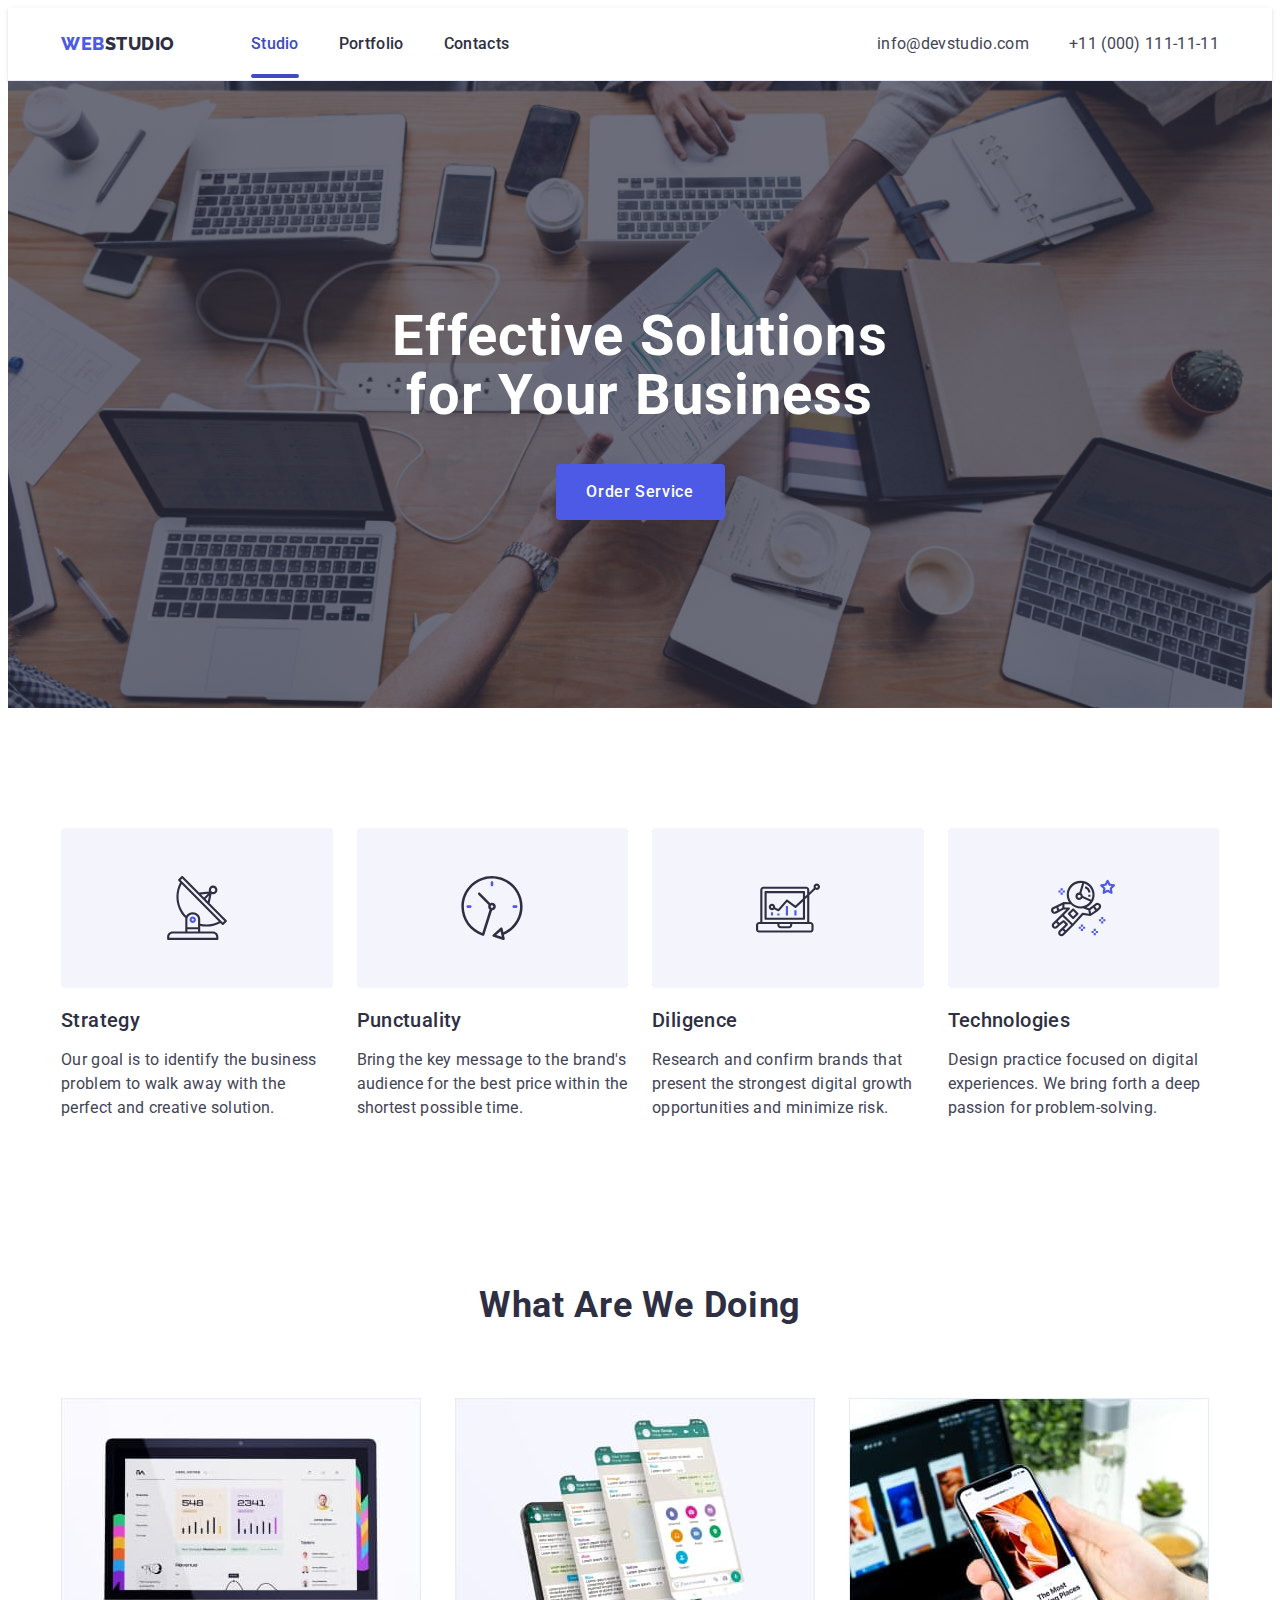
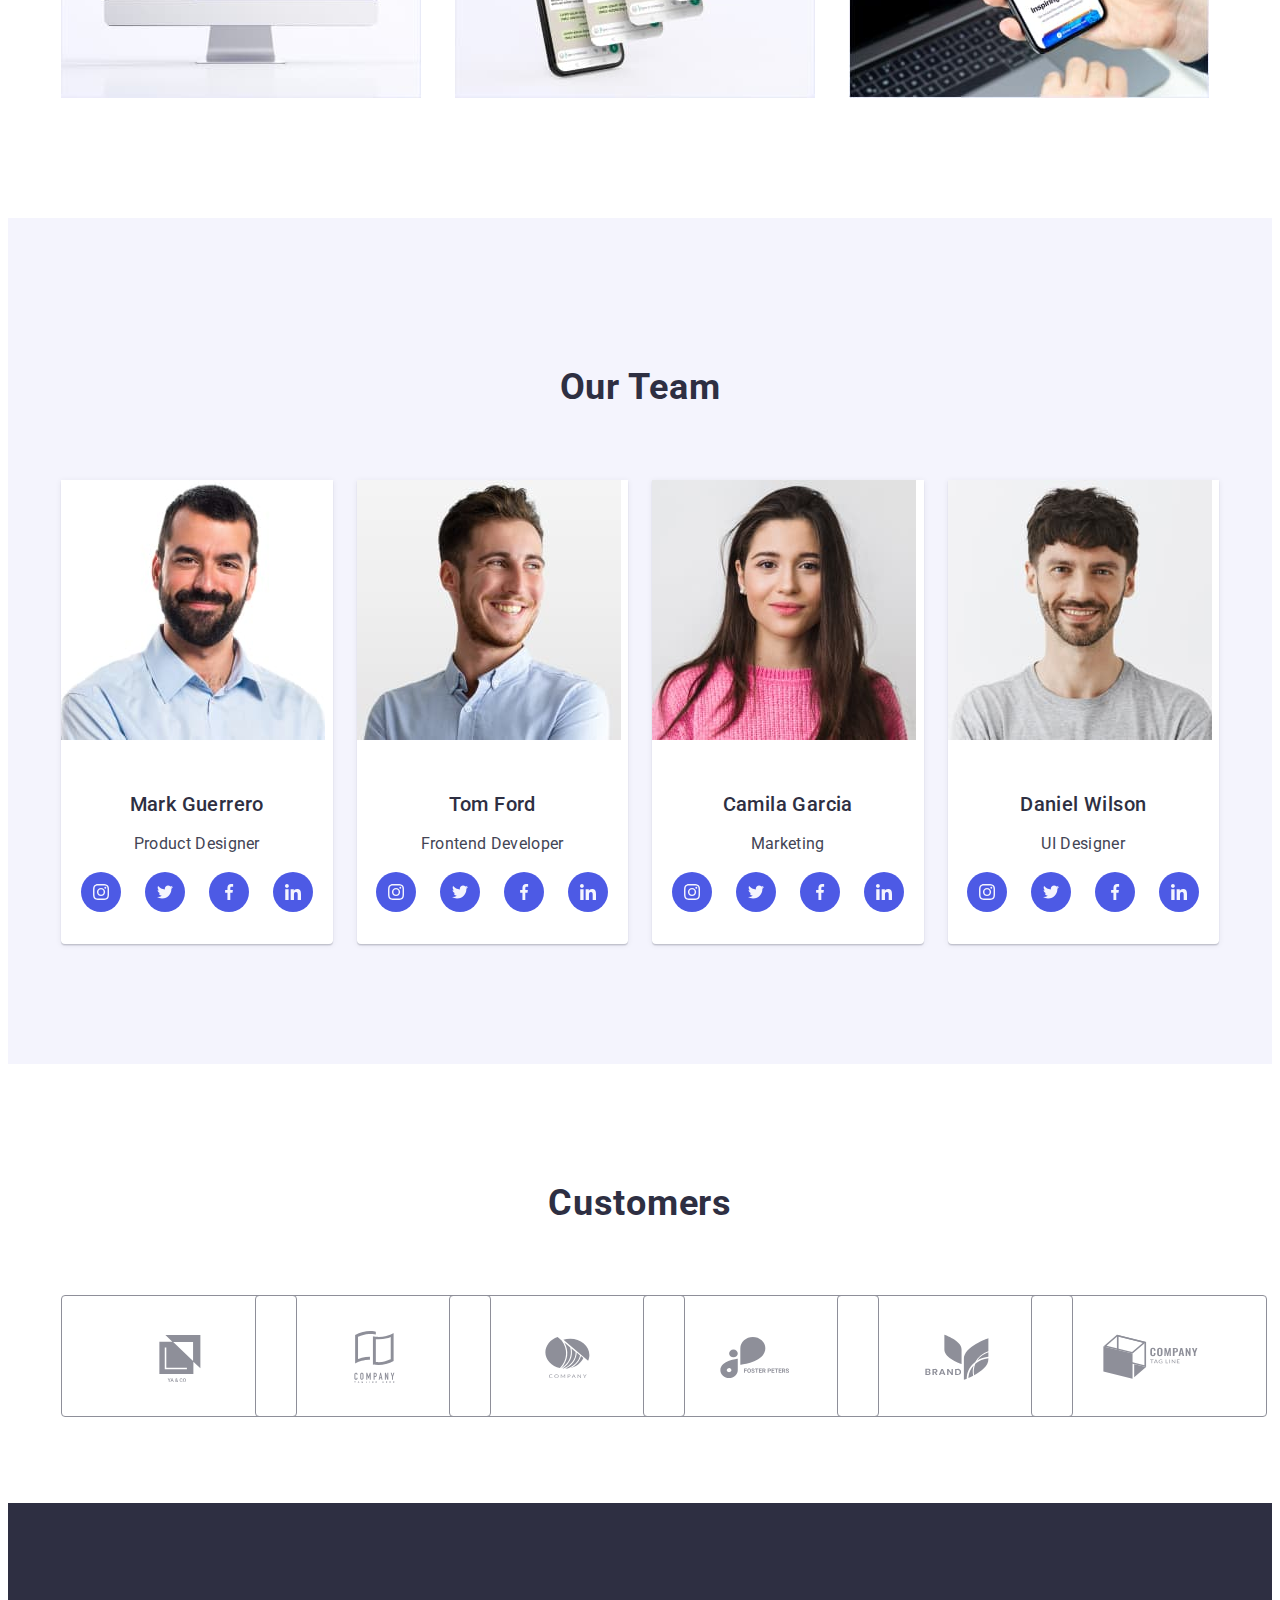
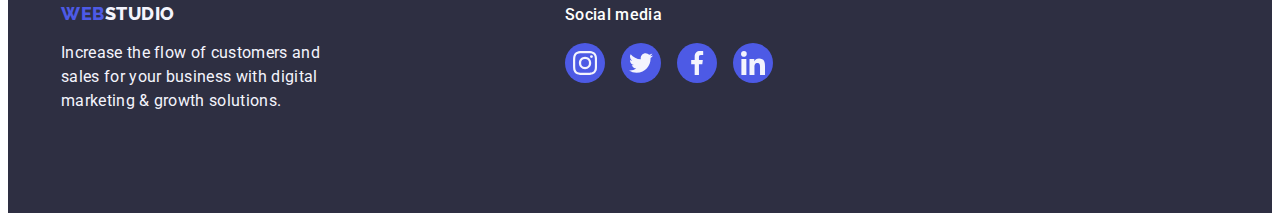
<file: index.html>
<!DOCTYPE html>
<html lang="en">
  <head>
    <meta charset="UTF-8" />
    <meta name="description" content="Effective Solutions for Your Business" />
    <title>Web Studio</title>
    <link rel="preconnect" href="https://fonts.googleapis.com" />
    <link rel="preconnect" href="https://fonts.gstatic.com" />
    <link rel="preconnect" href="https://fonts.gstatic.com" />
    <link
      href="https://fonts.googleapis.com/css2?family=Roboto:wght@400;700&display=swap"
      rel="stylesheet"
    />
    <link rel="preconnect" href="https://fonts.googleapis.com" />
    <link rel="preconnect" href="https://fonts.gstatic.com" crossorigin />
    <link
      href="https://fonts.googleapis.com/css2?family=Raleway:wght@400;700&display=swap"
      rel="stylesheet"
    />
    <link
      rel="stylesheet"
      href="https://cdnjs.cloudflare.com/ajax/libs/modern-normalize/2.0.0/modern-normalize.min.css"
      integrity="sha512-4xo8blKMVCiXpTaLzQSLSw3KFOVPWhm/TRtuPVc4WG6kUgjH6J03IBuG7JZPkcWMxJ5huwaBpOpnwYElP/m6wg=="
      crossorigin="anonymous"
      referrerpolicy="no-referrer"
    />
    <link rel="stylesheet" href="./css/styles.css" />
  </head>
  <body>
    <header class="header">
      <div class="container">
        <nav class="page-nav">
          <a class="logo link" href="./index.html" target="_self"
            >Web<span class="logo-web">Studio</span></a
          >
          <ul class="list">
            <li>
              <a
                class="nav-link link current-page"
                href="./index.html"
                target="_self"
                >Studio</a
              >
            </li>
            <li>
              <a class="nav-link link" href="./portfolio.html" target="_self"
                >Portfolio</a
              >
            </li>
            <li>
              <a class="nav-link link" href="">Contacts</a>
            </li>
          </ul>
        </nav>

        <address class="address">
          <ul class="list">
            <li>
              <a
                class="address-link link"
                href="mailto:info@devstudio.com"
                target="_blank"
                >info@devstudio.com</a
              >
            </li>
            <li>
              <a
                class="address-link link"
                href="tel:+110001111111"
                target="_blank"
                >+11 (000) 111-11-11</a
              >
            </li>
          </ul>
        </address>
      </div>
    </header>
    <main>
      <section class="hero">
        <div class="container">
          <h1 class="page-title">Effective Solutions for Your Business</h1>
          <button class="button" type="button" data-modal-open>
            Order Service
          </button>
        </div>
      </section>

      <section class="section-two">
        <div class="container">
          <h2 hidden class="section-title">List</h2>
          <ul class="list">
            <li class="item">
              <div class="icon-div">
                <svg class="hero-icon" width="64" height="64">
                  <use href="./images/icons.svg#icon-antenna"></use>
                </svg>
              </div>
              <h3 class="title">Strategy</h3>
              <p class="text">
                Our goal is to identify the business problem to walk away with
                the perfect and creative solution.
              </p>
            </li>
            <li class="item">
              <div class="icon-div">
                <svg class="hero-icon" width="64" height="64">
                  <use href="./images/icons.svg#icon-clock"></use>
                </svg>
              </div>
              <h3 class="title">Punctuality</h3>
              <p class="text">
                Bring the key message to the brand's audience for the best price
                within the shortest possible time.
              </p>
            </li>
            <li class="item">
              <div class="icon-div">
                <svg class="hero-icon" width="64" height="64">
                  <use href="./images/icons.svg#icon-diagram"></use>
                </svg>
              </div>
              <h3 class="title">Diligence</h3>
              <p class="text">
                Research and confirm brands that present the strongest digital
                growth opportunities and minimize risk.
              </p>
            </li>
            <li class="item">
              <div class="icon-div">
                <svg class="hero-icon" width="64" height="64">
                  <use href="./images/icons.svg#icon-astronaut"></use>
                </svg>
              </div>
              <h3 class="title">Technologies</h3>
              <p class="text">
                Design practice focused on digital experiences. We bring forth a
                deep passion for problem-solving.
              </p>
            </li>
          </ul>
        </div>
      </section>

      <section class="section-three">
        <div class="container">
          <h2 class="section-title">What are we doing</h2>
          <ul class="list">
            <li class="item">
              <img
                src="./images/rectangle-71.jpg"
                alt="iMac"
                width="360"
                height="300"
              />
            </li>
            <li class="item">
              <img
                src="./images/rectangle-72.jpg"
                alt="iPhone"
                width="360"
                height="300"
              />
            </li>
            <li class="item">
              <img
                src="./images/rectangle-73.jpg"
                alt="Macbook and iPhone"
                width="360"
                height="300"
              />
            </li>
          </ul>
        </div>
      </section>

      <section class="section-four">
        <div class="container">
          <h2 class="section-title">Our Team</h2>
          <ul class="list">
            <li class="team-li">
              <img
                src="./images/img.jpg"
                alt="photo Mark Guerrero"
                width="264"
                height="260"
              />
              <div class="team-desc">
                <h3 class="title">Mark Guerrero</h3>
                <p class="text">Product Designer</p>
                <ul class="list">
                  <li class="item">
                    <a href="" class="team-link">
                      <svg class="icon" width="16" height="16">
                        <use href="./images/icons.svg#icon-instagram"></use>
                      </svg>
                    </a>
                  </li>
                  <li class="item">
                    <a href="" class="team-link">
                      <svg class="icon" width="16" height="16">
                        <use href="./images/icons.svg#icon-twitter"></use>
                      </svg>
                    </a>
                  </li>
                  <li class="item">
                    <a href="" class="team-link">
                      <svg class="icon" width="16" height="16">
                        <use href="./images/icons.svg#icon-facebook"></use>
                      </svg>
                    </a>
                  </li>
                  <li class="item">
                    <a href="" class="team-link">
                      <svg class="icon" width="16" height="16">
                        <use href="./images/icons.svg#icon-linkedin"></use>
                      </svg>
                    </a>
                  </li>
                </ul>
              </div>
            </li>
            <li class="team-li">
              <img
                src="./images/img-2.jpg"
                alt="photo Tom Ford"
                width="264"
                height="260"
              />
              <div class="team-desc">
                <h3 class="title">Tom Ford</h3>
                <p class="text">Frontend Developer</p>
                <ul class="list">
                  <li class="item">
                    <a href="" class="team-link">
                      <svg class="icon" width="16" height="16">
                        <use href="./images/icons.svg#icon-instagram"></use>
                      </svg>
                    </a>
                  </li>
                  <li class="item">
                    <a href="" class="team-link">
                      <svg class="icon" width="16" height="16">
                        <use href="./images/icons.svg#icon-twitter"></use>
                      </svg>
                    </a>
                  </li>
                  <li class="item">
                    <a href="" class="team-link">
                      <svg class="icon" width="16" height="16">
                        <use href="./images/icons.svg#icon-facebook"></use>
                      </svg>
                    </a>
                  </li>
                  <li class="item">
                    <a href="" class="team-link">
                      <svg class="icon" width="16" height="16">
                        <use href="./images/icons.svg#icon-linkedin"></use>
                      </svg>
                    </a>
                  </li>
                </ul>
              </div>
            </li>
            <li class="team-li">
              <img
                src="./images/img-3.jpg"
                alt="photo Camila Garcia"
                width="264"
                height="260"
              />
              <div class="team-desc">
                <h3 class="title">Camila Garcia</h3>
                <p class="text">Marketing</p>
                <ul class="list">
                  <li class="item">
                    <a href="" class="team-link">
                      <svg class="icon" width="16" height="16">
                        <use href="./images/icons.svg#icon-instagram"></use>
                      </svg>
                    </a>
                  </li>
                  <li class="item">
                    <a href="" class="team-link">
                      <svg class="icon" width="16" height="16">
                        <use href="./images/icons.svg#icon-twitter"></use>
                      </svg>
                    </a>
                  </li>
                  <li class="item">
                    <a href="" class="team-link">
                      <svg class="icon" width="16" height="16">
                        <use href="./images/icons.svg#icon-facebook"></use>
                      </svg>
                    </a>
                  </li>
                  <li class="item">
                    <a href="" class="team-link">
                      <svg class="icon" width="16" height="16">
                        <use href="./images/icons.svg#icon-linkedin"></use>
                      </svg>
                    </a>
                  </li>
                </ul>
              </div>
            </li>
            <li class="team-li">
              <img
                src="./images/img-4.jpg"
                alt="photo Daniel Wilson"
                width="264"
                height="260"
              />
              <div class="team-desc">
                <h3 class="title">Daniel Wilson</h3>
                <p class="text">UI Designer</p>
                <ul class="list">
                  <li class="item">
                    <a href="" class="team-link">
                      <svg class="icon" width="16" height="16">
                        <use href="./images/icons.svg#icon-instagram"></use>
                      </svg>
                    </a>
                  </li>
                  <li class="item">
                    <a href="" class="team-link">
                      <svg class="icon" width="16" height="16">
                        <use href="./images/icons.svg#icon-twitter"></use>
                      </svg>
                    </a>
                  </li>
                  <li class="item">
                    <a href="" class="team-link">
                      <svg class="icon" width="16" height="16">
                        <use href="./images/icons.svg#icon-facebook"></use>
                      </svg>
                    </a>
                  </li>
                  <li class="item">
                    <a href="" class="team-link">
                      <svg class="icon" width="16" height="16">
                        <use href="./images/icons.svg#icon-linkedin"></use>
                      </svg>
                    </a>
                  </li>
                </ul>
              </div>
            </li>
          </ul>
        </div>
      </section>
      <section class="section-five">
        <div class="container">
          <h2 class="section-title">Customers</h2>
          <ul class="list">
            <li class="item">
              <a href="" class="link">
                <svg class="customers-icon" width="104" height="56">
                  <use href="./images/icons.svg#icon-logo-6"></use>
                </svg>
              </a>
            </li>
            <li class="item">
              <a href="" class="link">
                <svg class="customers-icon" width="104" height="56">
                  <use href="./images/icons.svg#icon-logo-5"></use>
                </svg>
              </a>
            </li>
            <li class="item">
              <a href="" class="link">
                <svg class="customers-icon" width="104" height="56">
                  <use href="./images/icons.svg#icon-logo-4"></use>
                </svg>
              </a>
            </li>
            <li class="item">
              <a href="" class="link">
                <svg class="customers-icon" width="104" height="56">
                  <use href="./images/icons.svg#icon-logo-3"></use>
                </svg>
              </a>
            </li>
            <li class="item">
              <a href="" class="link">
                <svg class="customers-icon" width="104" height="56">
                  <use href="./images/icons.svg#icon-logo-2"></use>
                </svg>
              </a>
            </li>
            <li class="item">
              <a href="" class="link">
                <svg class="customers-icon" width="104" height="56">
                  <use href="./images/icons.svg#icon-logo-1"></use>
                </svg>
              </a>
            </li>
          </ul>
        </div>
      </section>
    </main>

    <footer class="footer">
      <div class="container">
        <div class="footer-logo-div">
          <a class="logo link" href="./index.html" target="_self"
            >Web<span class="logo-web">Studio</span></a
          >
          <p class="text">
            Increase the flow of customers and sales for your business with
            digital marketing & growth solutions.
          </p>
        </div>
        <div class="footer-social-div">
          <p class="footer-title">Social media</p>
          <ul class="list">
            <li class="item">
              <a href="" class="link">
                <svg class="icon social-icon" width="24" height="24">
                  <use href="./images/icons.svg#icon-instagram"></use>
                </svg>
              </a>
            </li>
            <li class="item">
              <a href="" class="link">
                <svg class="icon social-icon" width="24" height="24">
                  <use href="./images/icons.svg#icon-twitter"></use>
                </svg>
              </a>
            </li>
            <li class="item">
              <a href="" class="link">
                <svg class="icon social-icon" width="24" height="24">
                  <use href="./images/icons.svg#icon-facebook"></use>
                </svg>
              </a>
            </li>
            <li class="item">
              <a href="" class="link">
                <svg class="icon social-icon" width="24" height="24">
                  <use href="./images/icons.svg#icon-linkedin"></use>
                </svg>
              </a>
            </li>
          </ul>
        </div>
      </div>
    </footer>
    <div class="backdrop is-hidden" data-modal>
      <div class="modal">
        <button type="button" data-modal-close class="button-close">
          <svg width="8" height="8">
            <use href="./images/icons.svg#icon-close"></use>
          </svg>
        </button>
      </div>
    </div>
    <script src="./js/modal.js"></script>
  </body>
</html>
</file>
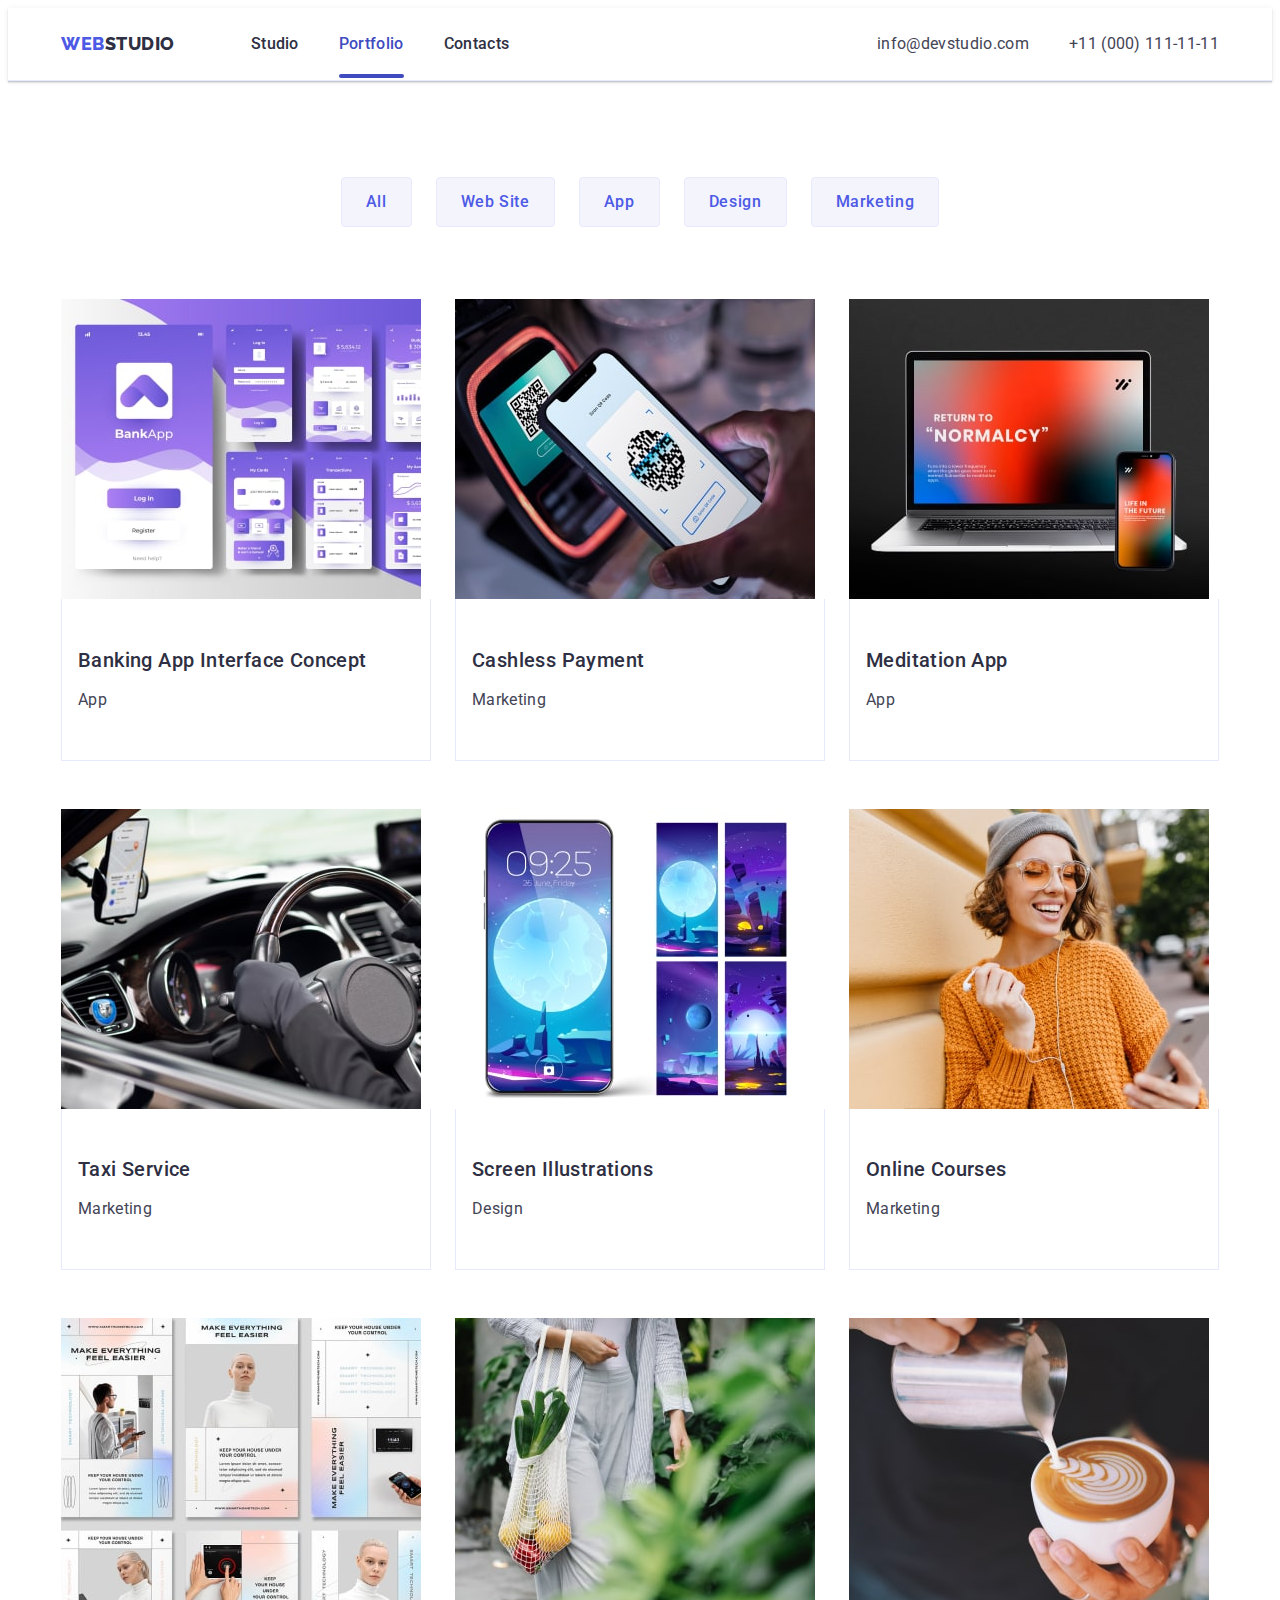
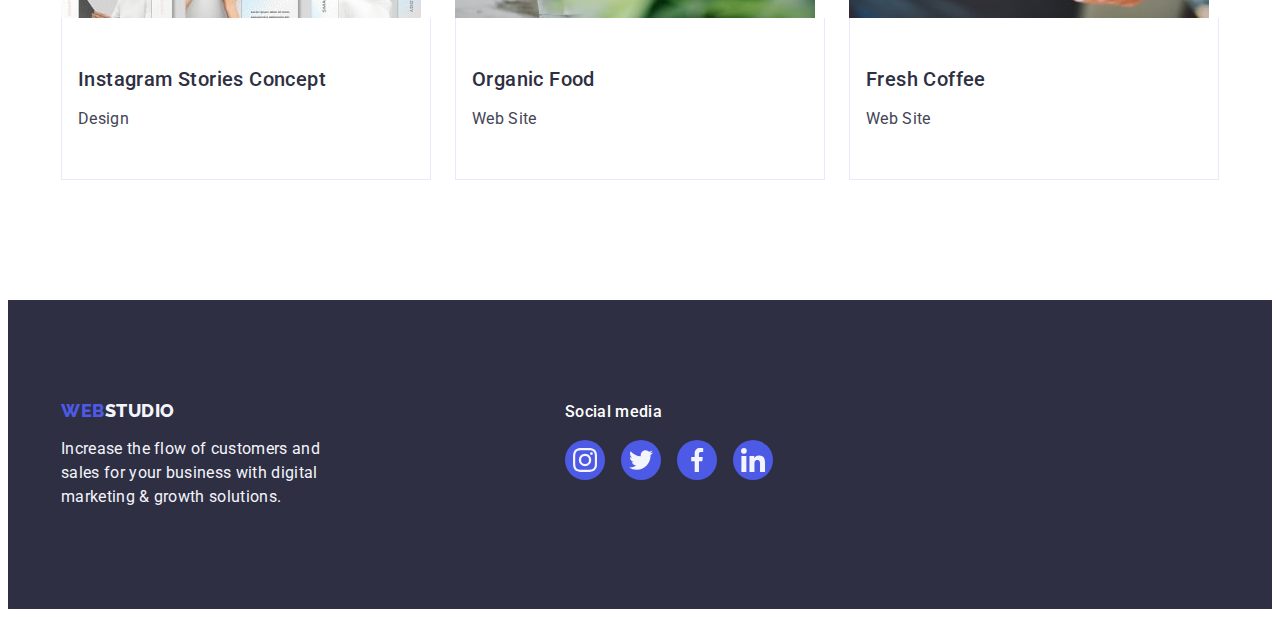
<file: portfolio.html>
<!DOCTYPE html>
<html lang="en">
  <head>
    <meta charset="UTF-8" />
    <meta name="description" content="Effective Solutions for Your Business" />
    <title>Web Studio</title>
    <link rel="preconnect" href="https://fonts.googleapis.com" />
    <link rel="preconnect" href="https://fonts.gstatic.com" />
    <link rel="preconnect" href="https://fonts.gstatic.com" />
    <link
      href="https://fonts.googleapis.com/css2?family=Roboto:wght@400;700&display=swap"
      rel="stylesheet"
    />
    <link rel="preconnect" href="https://fonts.googleapis.com" />
    <link rel="preconnect" href="https://fonts.gstatic.com" crossorigin />
    <link
      href="https://fonts.googleapis.com/css2?family=Raleway:wght@400;700&display=swap"
      rel="stylesheet"
    />
    <link
      rel="stylesheet"
      href="https://cdnjs.cloudflare.com/ajax/libs/modern-normalize/2.0.0/modern-normalize.min.css"
      integrity="sha512-4xo8blKMVCiXpTaLzQSLSw3KFOVPWhm/TRtuPVc4WG6kUgjH6J03IBuG7JZPkcWMxJ5huwaBpOpnwYElP/m6wg=="
      crossorigin="anonymous"
      referrerpolicy="no-referrer"
    />
    <link rel="stylesheet" href="./css/styles.css" />
  </head>
  <body>
    <header class="header">
      <div class="container">
        <nav class="page-nav">
          <a class="logo link" href="./index.html" target="_self"
            >Web<span class="logo-web">Studio</span></a
          >
          <ul class="list">
            <li>
              <a class="nav-link link" href="./index.html" target="_self"
                >Studio</a
              >
            </li>
            <li>
              <a
                class="nav-link link current-page"
                href="./portfolio.html"
                target="_self"
                >Portfolio</a
              >
            </li>
            <li>
              <a class="nav-link link" href="">Contacts</a>
            </li>
          </ul>
        </nav>

        <address class="address">
          <ul class="list">
            <li>
              <a
                class="address-link link"
                href="mailto:info@devstudio.com"
                target="_blank"
                >info@devstudio.com</a
              >
            </li>
            <li>
              <a
                class="address-link link"
                href="tel:+110001111111"
                target="_blank"
                >+11 (000) 111-11-11</a
              >
            </li>
          </ul>
        </address>
      </div>
    </header>

    <main>
      <section class="section-filter">
        <div class="container">
          <h1 hidden class="page-title">Filter</h1>
          <ul class="list filter-buttons">
            <li><button class="button" type="button">All</button></li>
            <li><button class="button" type="button">Web Site</button></li>
            <li><button class="button" type="button">App</button></li>
            <li><button class="button" type="button">Design</button></li>
            <li><button class="button" type="button">Marketing</button></li>
          </ul>

          <ul class="list filter-list">
            <li class="item">
              <a class="link" href="">
                <div class="overlay">
                  <img
                    src="./images/portfolio-img-1.jpg"
                    alt="photo Banking App Interface Concept"
                    width="360"
                    height="300"
                  />
                  <p class="text">
                    14 Stylish and User-Friendly App Design Concepts · Task
                    Manager App · Calorie Tracker App · Exotic Fruit Ecommerce
                    App · Cloud Storage App
                  </p>
                </div>
                <div class="item-desc">
                  <h2 class="title">Banking App Interface Concept</h2>
                  <p class="text">App</p>
                </div>
              </a>
            </li>
            <li class="item">
              <a class="link" href="">
                <div class="overlay">
                  <img
                    src="./images/portfolio-img-2.jpg"
                    alt="photo Banking App Interface Concept"
                    width="360"
                    height="300"
                  />
                  <p class="text">
                    14 Stylish and User-Friendly App Design Concepts · Task
                    Manager App · Calorie Tracker App · Exotic Fruit Ecommerce
                    App · Cloud Storage App
                  </p>
                </div>
                <div class="item-desc">
                  <h2 class="title">Cashless Payment</h2>
                  <p class="text">Marketing</p>
                </div>
              </a>
            </li>
            <li class="item">
              <a class="link" href="">
                <div class="overlay">
                  <img
                    src="./images/portfolio-img-3.jpg"
                    alt="photo Banking App Interface Concept"
                    width="360"
                    height="300"
                  />
                  <p class="text">
                    14 Stylish and User-Friendly App Design Concepts · Task
                    Manager App · Calorie Tracker App · Exotic Fruit Ecommerce
                    App · Cloud Storage App
                  </p>
                </div>
                <div class="item-desc">
                  <h2 class="title">Meditation App</h2>
                  <p class="text">App</p>
                </div>
              </a>
            </li>
            <li class="item">
              <a class="link" href="">
                <div class="overlay">
                  <img
                    src="./images/portfolio-img-4.jpg"
                    alt="photo Banking App Interface Concept"
                    width="360"
                    height="300"
                  />
                  <p class="text">
                    14 Stylish and User-Friendly App Design Concepts · Task
                    Manager App · Calorie Tracker App · Exotic Fruit Ecommerce
                    App · Cloud Storage App
                  </p>
                </div>
                <div class="item-desc">
                  <h2 class="title">Taxi Service</h2>
                  <p class="text">Marketing</p>
                </div>
              </a>
            </li>
            <li class="item">
              <a class="link" href="">
                <div class="overlay">
                  <img
                    src="./images/portfolio-img-5.jpg"
                    alt="photo Banking App Interface Concept"
                    width="360"
                    height="300"
                  />
                  <p class="text">
                    14 Stylish and User-Friendly App Design Concepts · Task
                    Manager App · Calorie Tracker App · Exotic Fruit Ecommerce
                    App · Cloud Storage App
                  </p>
                </div>
                <div class="item-desc">
                  <h2 class="title">Screen Illustrations</h2>
                  <p class="text">Design</p>
                </div>
              </a>
            </li>
            <li class="item">
              <a class="link" href="">
                <div class="overlay">
                  <img
                    src="./images/portfolio-img-6.jpg"
                    alt="photo Banking App Interface Concept"
                    width="360"
                    height="300"
                  />
                  <p class="text">
                    14 Stylish and User-Friendly App Design Concepts · Task
                    Manager App · Calorie Tracker App · Exotic Fruit Ecommerce
                    App · Cloud Storage App
                  </p>
                </div>
                <div class="item-desc">
                  <h2 class="title">Online Courses</h2>
                  <p class="text">Marketing</p>
                </div>
              </a>
            </li>
            <li class="item">
              <a class="link" href="">
                <div class="overlay">
                  <img
                    src="./images/portfolio-img-7.jpg"
                    alt="photo Banking App Interface Concept"
                    width="360"
                    height="300"
                  />
                  <p class="text">
                    14 Stylish and User-Friendly App Design Concepts · Task
                    Manager App · Calorie Tracker App · Exotic Fruit Ecommerce
                    App · Cloud Storage App
                  </p>
                </div>
                <div class="item-desc">
                  <h2 class="title">Instagram Stories Concept</h2>
                  <p class="text">Design</p>
                </div>
              </a>
            </li>
            <li class="item">
              <a class="link" href="">
                <div class="overlay">
                  <img
                    src="./images/portfolio-img-8.jpg"
                    alt="photo Banking App Interface Concept"
                    width="360"
                    height="300"
                  />
                  <p class="text">
                    14 Stylish and User-Friendly App Design Concepts · Task
                    Manager App · Calorie Tracker App · Exotic Fruit Ecommerce
                    App · Cloud Storage App
                  </p>
                </div>
                <div class="item-desc">
                  <h2 class="title">Organic Food</h2>
                  <p class="text">Web Site</p>
                </div>
              </a>
            </li>
            <li class="item">
              <a class="link" href="">
                <div class="overlay">
                  <img
                    src="./images/portfolio-img-9.jpg"
                    alt="photo Banking App Interface Concept"
                    width="360"
                    height="300"
                  />
                  <p class="text">
                    14 Stylish and User-Friendly App Design Concepts · Task
                    Manager App · Calorie Tracker App · Exotic Fruit Ecommerce
                    App · Cloud Storage App
                  </p>
                </div>
                <div class="item-desc">
                  <h2 class="title">Fresh Coffee</h2>
                  <p class="text">Web Site</p>
                </div>
              </a>
            </li>
          </ul>
        </div>
      </section>
    </main>

    <footer class="footer">
      <div class="container">
        <div class="footer-logo-div">
          <a class="logo link" href="./index.html" target="_self"
            >Web<span class="logo-web">Studio</span></a
          >
          <p class="text">
            Increase the flow of customers and sales for your business with
            digital marketing & growth solutions.
          </p>
        </div>
        <div class="footer-social-div">
          <p class="footer-title">Social media</p>
          <ul class="list">
            <li class="item">
              <a href="" class="link">
                <svg class="icon social-icon" width="24" height="24">
                  <use href="./images/icons.svg#icon-instagram"></use>
                </svg>
              </a>
            </li>
            <li class="item">
              <a href="" class="link">
                <svg class="icon social-icon" width="24" height="24">
                  <use href="./images/icons.svg#icon-twitter"></use>
                </svg>
              </a>
            </li>
            <li class="item">
              <a href="" class="link">
                <svg class="icon social-icon" width="24" height="24">
                  <use href="./images/icons.svg#icon-facebook"></use>
                </svg>
              </a>
            </li>
            <li class="item">
              <a href="" class="link">
                <svg class="icon social-icon" width="24" height="24">
                  <use href="./images/icons.svg#icon-linkedin"></use>
                </svg>
              </a>
            </li>
          </ul>
        </div>
      </div>
    </footer>
  </body>
</html>
</file>
<file: css/styles.css>
:root {
  --main-text-color: #2e2f42;
  --hover-link-color: #404bbf;
  --button-default-background: #4d5ae5;
  --button-hover-background: #404bbf;
  --filter-button-default-background: #f4f4fd;
  --filter-button-default-color: #4d5ae5;
  --address-link-color: #434455;
  --ocean-color: #404bbf;
  --white-color: #ffffff;
}

body {
  font-family: "Roboto", sans-serif;
  color: #434455;
  background-color: #ffffff;
  line-height: 1.5;
  letter-spacing: 0.02em;
}

img {
  display: block;
}

.container:not(.footer .container):not(.header .container) {
  display: flex;
  flex-direction: column;
  flex-wrap: wrap;
}

.container {
  max-width: 1158px;
  margin-left: auto;
  margin-right: auto;
  padding: 0 15px;
}

.logo {
  font-family: "Raleway", sans-serif;
  font-weight: 800;
  font-size: 18px;
  line-height: 1.17;
  letter-spacing: 0.03em;
  text-transform: uppercase;
  color: var(--button-default-background);
  margin-right: 76px;
}

.list {
  display: flex;
  gap: 24px;
  list-style: none;
  font-size: 16px;
  padding: 0;
  margin: 0;
}

.nav-link {
  font-weight: 500;
  font-size: 16px;
  line-height: 1.5;
  letter-spacing: 0.02em;
  color: var(--main-text-color);
  padding: 24px 0;
}

.nav-link:hover,
.nav-link:focus {
  color: var(--hover-link-color);
}

/* .nav-link .link::after{
  text-decoration: underline;
} */

.logo-web {
  color: var(--main-text-color);
}

.address {
  font-style: normal;
}

.address-link {
  font-size: 16px;
  line-height: 1.5;
  letter-spacing: 0.02em;
  color: var(--address-link-color);
  transition: color 250ms cubic-bezier(0.4, 0, 0.2, 1);
}

.title {
  color: var(--main-text-color);
  font-size: 20px;
  font-weight: 500;
  line-height: 1.2;
  letter-spacing: 0.02em;
}

.button {
  font-family: "Roboto", sans-serif;
  cursor: pointer;
  font-size: 16px;
  letter-spacing: 0.04em;
  font-weight: 500;
  line-height: 1.5;
}

.link {
  text-decoration: none;
}

.link:hover,
.link:focus {
  text-decoration: underline;
  color: var(--hover-link-color);
}

.address:hover {
  color: var(--hover-link-color);
}

.hero .button {
  color: white;
  background-color: var(--button-default-background);
  min-width: 169px;
  height: 56px;
  border: none;
  border-radius: 4px;
  transition: background-color 250ms cubic-bezier(0.4, 0, 0.2, 1);
}

.section-two {
  padding: 120px 0;
}

.section-two .item {
  width: calc((100% - 72px) / 4);
}

.section-two .item .title {
  margin-bottom: 8px;
}

.section-three {
  padding-bottom: 120px;
}

.section-three .item {
  width: calc((100% - 48px) / 3);
}

.button:hover,
.button:focus {
  background-color: var(--button-hover-background);
  color: white;
}

.hero {
  max-width: 1440px;
  margin-left: auto;
  margin-right: auto;
  background-image: linear-gradient(
      to bottom,
      rgba(46, 47, 66, 0.7),
      rgba(46, 47, 66, 0.7)
    ),
    url(../images/office.jpg);
  background-repeat: no-repeat;
  background-size: cover;
  background-position: center;
  background-color: var(--main-text-color);
}

.page-title {
  font-size: 56px;
  line-height: 1.07;
  text-align: center;
  letter-spacing: 0.02em;
  color: #ffffff;
  max-width: 496px;
}

.text {
  font-size: 16px;
  line-height: 1.5;
  letter-spacing: 0.02em;
  color: var(--address-link-color);
}

.section-title {
  font-size: 36px;
  line-height: 1.11;
  text-align: center;
  text-transform: capitalize;
  color: var(--main-text-color);
  letter-spacing: 0.02em;
  margin-bottom: 72px;
}

.section-four {
  padding: 120px 0;
  background-color: #f4f4fd;
}

.section-four .list {
  justify-content: center;
  align-items: center;
}

.section-four .item {
  width: 40px;
  height: 40px;
}

.team-li {
  background-color: #ffffff;
  width: calc((100% - 72px) / 4);
  border-radius: 0px 0px 4px 4px;
  box-shadow: 0px 1px 6px rgba(46, 47, 66, 0.08),
    0px 1px 1px rgba(46, 47, 66, 0.16), 0px 2px 1px rgba(46, 47, 66, 0.08);
}

.team-desc {
  padding: 32px 0;
}

.team-desc .title {
  text-align: center;
  margin-bottom: 8px;
}

.team-desc .text {
  text-align: center;
}

.header {
  border-bottom: 1px solid #e7e9fc;
  box-shadow: 0px 2px 1px rgba(46, 47, 66, 0.08),
    0px 1px 1px rgba(46, 47, 66, 0.16), 0px 1px 6px rgba(46, 47, 66, 0.08);
}

.header .container {
  display: flex;
  flex-direction: row;
  justify-content: space-between;
  align-items: center;
  flex-wrap: nowrap;
  gap: 50px;
}

.page-nav {
  display: flex;
  align-items: center;
}

.page-nav .list {
  display: flex;
  gap: 40px;
  padding: 24px 0;
  margin: 0 0;
}

.address .list {
  display: flex;
  gap: 40px;
}

.hero {
  padding: 188px 0;
}

.hero .container {
  display: flex;
  flex-direction: column;
  align-items: center;
}

.address {
  flex-shrink: 0;
}

.section-filter {
  padding: 96px 0 120px;
}

.section-filter .list {
  justify-content: center;
  flex-wrap: wrap;
}

.filter-buttons {
  margin-bottom: 72px;
}

.filter-buttons .button {
  transition: color 250ms cubic-bezier(0.4, 0, 0.2, 1),
    background-color 250ms cubic-bezier(0.4, 0, 0.2, 1),
    border-color 250ms cubic-bezier(0.4, 0, 0.2, 1),
    box-shadow 250ms cubic-bezier(0.4, 0, 0.2, 1);
}

.list .button {
  color: var(--filter-button-default-color);
  background-color: var(--filter-button-default-background);
  border: 1px solid #e7e9fc;
  padding: 12px 24px;
  border-radius: 4px;
}

.filter-buttons .button:hover,
.filter-buttons .button:focus {
  border: 1px solid transparent;
  background-color: var(--button-hover-background);
  color: white;
  box-shadow: 0px 3px 1px rgba(0, 0, 0, 0.1), 0px 2px 1px rgba(0, 0, 0, 0.08),
    0px 2px 2px rgba(0, 0, 0, 0.12);
}

.filter-list {
  column-gap: 24px;
  row-gap: 48px;
}

.filter-list .item {
  width: calc((100% - 48px) / 3);
}

.filter-list .item-desc {
  padding: 32px 16px;
  border: 1px solid #e7e9fc;
  border-top: none;
}

.filter-list .title {
  margin-bottom: 8px;
}

.filter-list .link {
  display: block;
  transition: box-shadow 250ms cubic-bezier(0.4, 0, 0.2, 1);
}

.filter-list .link:hover,
.filter-list .link:focus {
  box-shadow: 0px 1px 6px rgba(46, 47, 66, 0.08),
    0px 1px 1px rgba(46, 47, 66, 0.16), 0px 2px 1px rgba(46, 47, 66, 0.08);
}

.icon-div {
  display: flex;
  justify-content: center;
  align-items: center;
  background: #f4f4fd;
  height: 112px;
  border-radius: 4px;
  padding: 24px 0;
  margin-bottom: 8px;
}

.icon {
  fill: #f4f4fd;
}

.team-link {
  width: 100%;
  height: 100%;
  background-color: #4d5ae5;
  border-radius: 50%;
  display: flex;
  align-items: center;
  justify-content: center;
  transition: background-color 250ms cubic-bezier(0.4, 0, 0.2, 1);
}

.team-link:hover,
.team-link:focus {
  background-color: var(--ocean-color);
}

.section-five {
  padding: 120px 0;
}

.section-five .section-title {
  margin-top: 0;
  margin-bottom: 72px;
}

.section-five .item {
  height: 88px;
}

.section-five .link {
  display: flex;
  align-items: center;
  justify-content: center;
  padding: 16px 32px;
  border: 1px solid #8e8f99;
  border-radius: 4px;
  fill: #8e8f99;
  color: #8e8f99;
  width: 100%;
  height: 100%;
  transition: border-color 250ms cubic-bezier(0.4, 0, 0.2, 1),
    color 250ms cubic-bezier(0.4, 0, 0.2, 1);
}

.section-five .link:hover,
.section-five .link:focus {
  color: #404bbf;
  border-color: #404bbf;
  fill: #404bbf;
}

/* .section-five .list {
  display: flex;
  flex-wrap: wrap;
} */

.customers-icon {
  fill: currentColor;
}

/* .customers-icon:hover {
  fill: var(--ocean-color);
} */

.overlay {
  position: relative;
  overflow: hidden;
}

.overlay .text {
  position: absolute;
  color: #f4f4fd;
  padding: 40px 32px;
  top: 0;
  left: 0;
  width: 100%;
  height: 100%;
  transform: translateY(100%);
  transition: transform 250ms cubic-bezier(0.4, 0, 0.2, 1);
  background-color: #4d5ae5;
  margin: 0 0;
}

.section-filter .link:hover .text,
.section-filter .link:focus .text {
  transform: translateY(0%);
}

.backdrop {
  position: fixed;
  background: rgba(46, 47, 66, 0.4);
  width: 100%;
  height: 100%;
  top: 0;
  left: 0;
  transition: opacity 250ms cubic-bezier(0.4, 0, 0.2, 1),
    visibility 250ms cubic-bezier(0.4, 0, 0.2, 1);
}

.is-hidden {
  visibility: hidden;
  opacity: 0;
  pointer-events: none;
}

.modal {
  position: absolute;
  background: #fcfcfc;
  left: 50%;
  top: 50%;
  transform: translate(-50%, -50%);
  width: 408px;
  min-height: 584px;
  box-shadow: 0px 1px 1px rgba(0, 0, 0, 0.14), 0px 1px 3px rgba(0, 0, 0, 0.12),
    0px 2px 1px rgba(0, 0, 0, 0.2);
  border-radius: 4px;
  transition: transform 250ms cubic-bezier(0.4, 0, 0.2, 1);
}

.modal .button-close {
  display: flex;
  align-items: center;
  justify-content: center;
  position: absolute;
  background: #e7e9fc;
  border: 1px solid rgba(0, 0, 0, 0.1);
  border-radius: 50%;
  width: 24px;
  height: 24px;
  right: 24px;
  top: 24px;
  z-index: 10;
  cursor: pointer;
  fill: var(--main-text-color);
  padding: 0;
  transition: background-color 250ms cubic-bezier(0.4, 0, 0.2, 1),
    border 250ms cubic-bezier(0.4, 0, 0.2, 1);
}

.modal .button-close:hover,
.modal .button-close:focus {
  border: none;
  background-color: var(--ocean-color);
  fill: var(--white-color);
}

.modal .button-close svg {
  fill: inherit;
  transition: fill 250ms cubic-bezier(0.4, 0, 0.2, 1);
}

.current-page {
  position: relative;
  color: #404bbf;
  transition: color 250ms cubic-bezier(0.4, 0, 0.2, 1);
}
.current-page::after {
  content: "";
  height: 4px;
  width: 100%;
  bottom: -1px;
  left: 0;
  background-color: #404bbf;
  border-radius: 2px;
  position: absolute;
}

.footer {
  background-color: var(--main-text-color);
  padding: 100px 0;
}

.footer-title {
  font-weight: 500;
  font-size: 16px;
  line-height: 1.5;
  color: #f4f4fd;
  letter-spacing: 0.02em;
  color: var(--white-color);
  margin-bottom: 16px;
  margin-top: 0;
}

.footer .list {
  gap: 16px;
}

.footer-logo-div {
  margin-right: 120px;
}

.footer .container {
  display: flex;
  gap: 120px;
  align-items: baseline;
}

.footer-logo-div .link {
  display: inline-block;
  margin-bottom: 16px;
}

.footer .logo-web {
  color: #f4f4fd;
}

.footer-logo-div .text {
  max-width: 264px;
  color: #f4f4fd;
  margin: 0 0;
}

.footer-social-div .item {
  width: 40px;
  height: 40px;
}

.footer-social-div .link {
  width: 100%;
  height: 100%;
  background-color: var(--button-default-background);
  border-radius: 50%;
  display: flex;
  justify-content: center;
  align-items: center;
  transition: background-color 250ms cubic-bezier(0.4, 0, 0.2, 1);
}

.footer-social-div .link:hover,
.footer-social-div .link:focus {
  background-color: #31d0aa;
}
</file>
